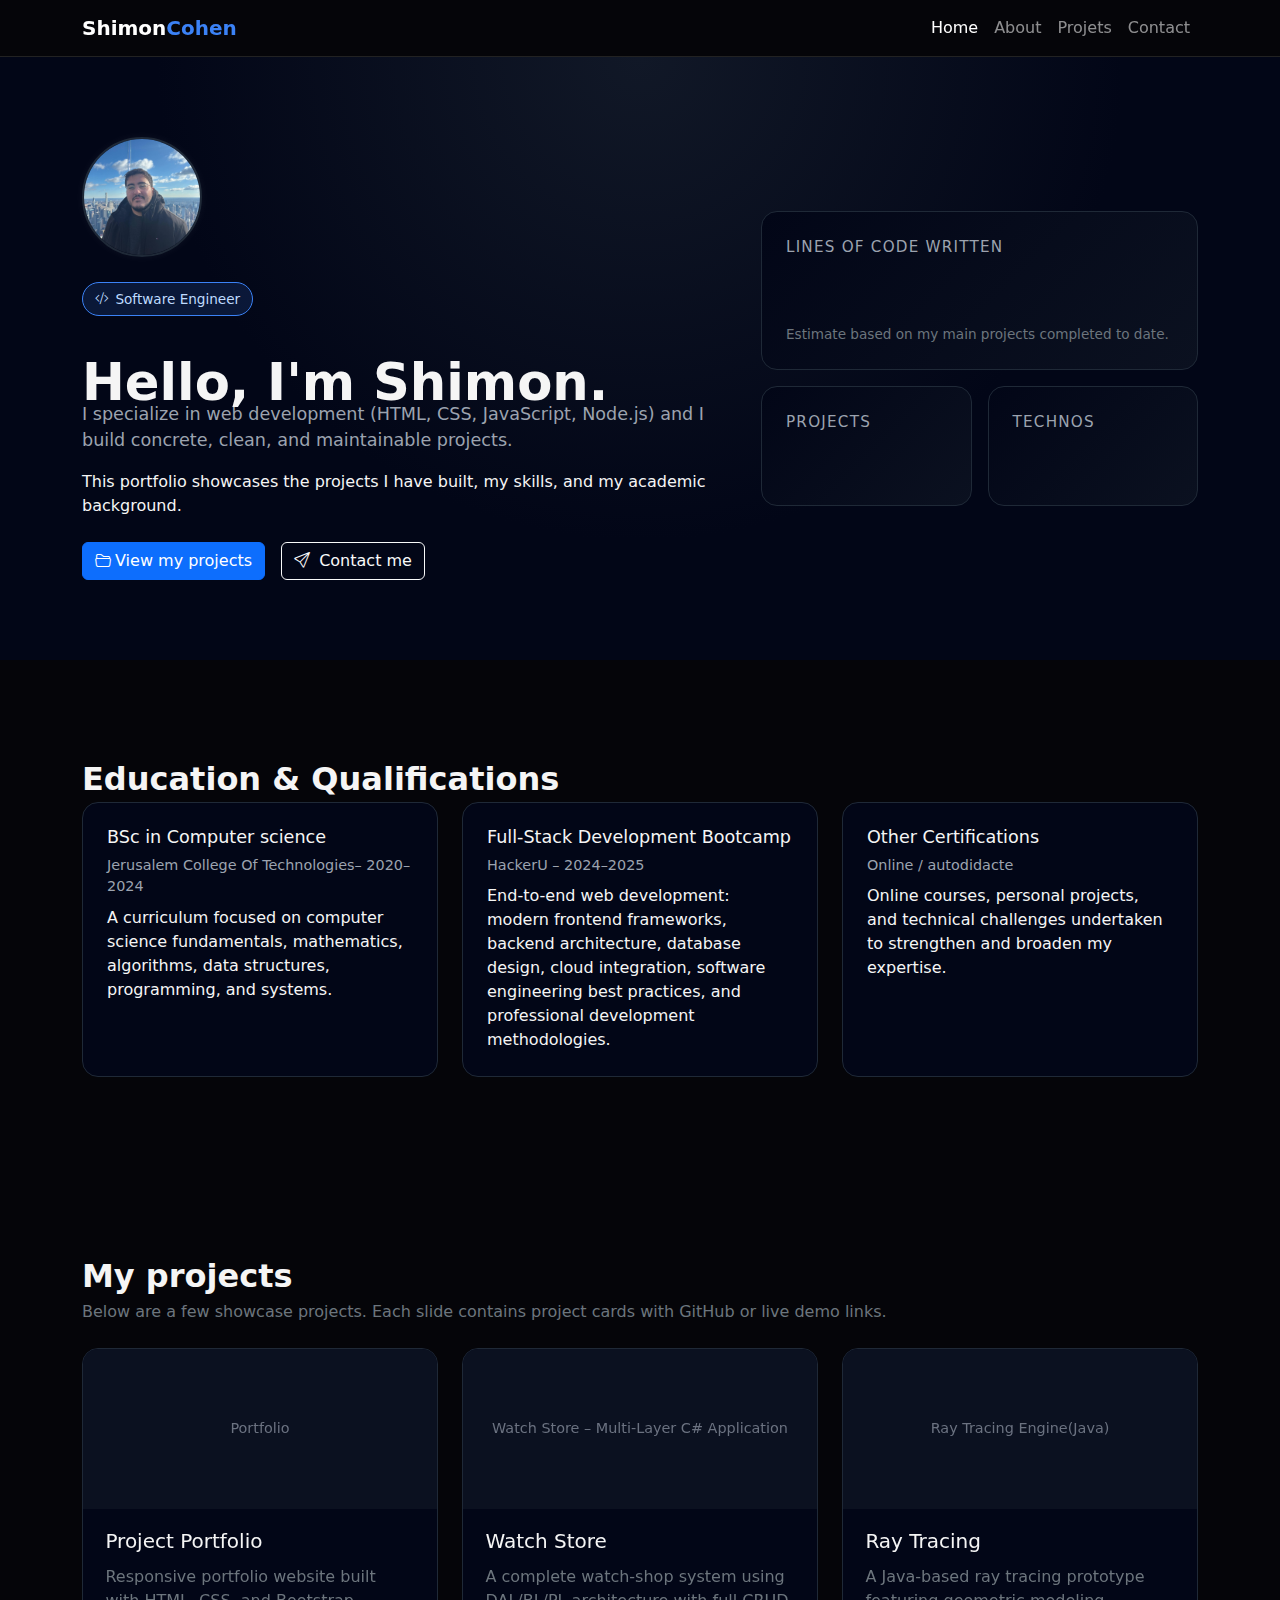
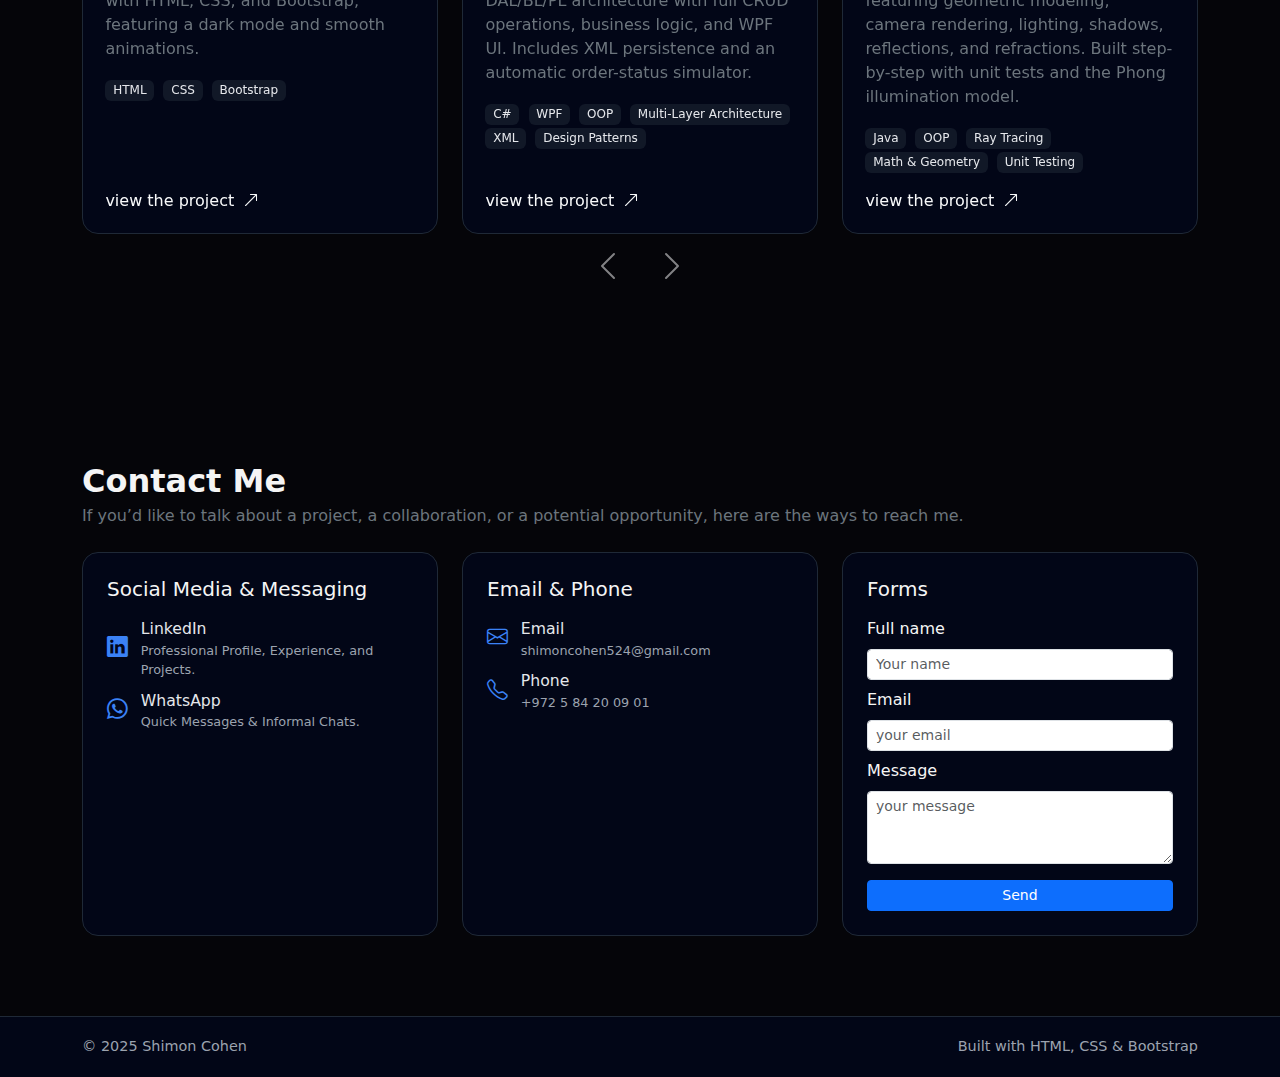
<file: index.html>
<!DOCTYPE html>

<head>
    <meta charset="UTF-8">
    <link rel="icon" type="image/png" href="./icon/logo_Portfolio.png">

    <title>Portfolio | Shimon Cohen</title>

    <meta name="viewport" content="width=device-width, initial-scale=1">

    <!-- Bootstrap CSS -->
    <link href="https://cdn.jsdelivr.net/npm/bootstrap@5.3.3/dist/css/bootstrap.min.css" rel="stylesheet">
    <link rel="stylesheet" href="./assets/css/style.css">
    <!-- Bootstrap Icons (pour les icônes LinkedIn, WhatsApp, etc.) -->
    <link rel="stylesheet" href="https://cdn.jsdelivr.net/npm/bootstrap-icons@1.11.3/font/bootstrap-icons.css">
</head>
<script>
    document.addEventListener("DOMContentLoaded", function () {
        const counter = document.getElementById("loc-counter");
        const target = +counter.getAttribute("data-target"); // valeur finale
        const speed = 200; // plus c'est bas, plus c'est rapide

        function updateCounter() {
            const current = +counter.innerText;
            const increment = Math.ceil(target / speed);

            if (current < target) {
                counter.innerText = current + increment;
                requestAnimationFrame(updateCounter);
            } else {
                counter.innerText = target;
            }
        }

        updateCounter();
    });
</script>

<body>

    <!-- Navbar -->
    <nav class="navbar navbar-expand-lg navbar-dark sticky-top">
        <div class="container">
            <a class="navbar-brand fw-semibold" href="#">
                Shimon<span>Cohen</span>
            </a>
            <button class="navbar-toggler" type="button" data-bs-toggle="collapse" data-bs-target="#mainNav">
                <span class="navbar-toggler-icon"></span>
            </button>

            <div class="collapse navbar-collapse" id="mainNav">
                <ul class="navbar-nav ms-auto mb-2 mb-lg-0">
                    <li class="nav-item"><a class="nav-link active" href="#hero">Home</a></li>
                    <li class="nav-item"><a class="nav-link" href="#About">About</a></li>
                    <li class="nav-item"><a class="nav-link" href="#projects">Projets</a></li>
                    <li class="nav-item"><a class="nav-link" href="#contact">Contact</a></li>
                </ul>
            </div>
        </div>
    </nav>

    <main>

        <!-- HERO / INTRO -->
        <section id="hero" class="hero section">
            <div class="container">
                <div class="row align-items-center g-5">
                    <!-- Texte -->
                    <div class="col-lg-7">
                        <div class="profile-pic-wrapper">
                            <img src="./images/profile.jpg" alt="Shimon Cohen" class="profile-pic">
                        </div>
                        <div class="badge-speciality">
                            <i class="bi bi-code-slash"></i>
                            Software Engineer
                        </div>


                        <h1>Hello, I'm Shimon.</h1>
                        <p class="subtitle">
                            I specialize in web development (HTML, CSS, JavaScript, Node.js) and I build concrete,
                            clean, and maintainable projects.
                        </p>

                        <p class="mb-4">
                            This portfolio showcases the projects I have built, my skills, and my academic background.
                        </p>

                        <div class="d-flex flex-wrap gap-3">
                            <a href="#projects" class="btn btn-primary">
                                <i class="bi bi-folder2-open me-1"></i>View my projects
                            </a>
                            <a href="#contact" class="btn btn-outline-light">
                                <i class="bi bi-send me-1"></i> Contact me
                            </a>
                        </div>
                    </div>

                    <!-- Stats / compteur -->
                    <div class="col-lg-5">
                        <div class="stats-box mb-3">
                            <div class="stats-label mb-1">Lines of code written</div>
                            <div id="loc-counter" class="stats-value" data-target="45213">0</div>
                            <div class="text-secondary mt-1" style="font-size: 0.85rem;">
                                Estimate based on my main projects completed to date. </div>
                        </div>

                        <div class="row g-3">
                            <div class="col-6">
                                <div class="stats-box">
                                    <div class="stats-label mb-1">Projects</div>
                                    <div class="stats-value" style="font-size: 1.8rem;">8</div>
                                </div>
                            </div>
                            <div class="col-6">
                                <div class="stats-box">
                                    <div class="stats-label mb-1">Technos</div>
                                    <div class="stats-value" style="font-size: 1.8rem;">+10</div>
                                </div>
                            </div>
                        </div>

                    </div>
                </div>
            </div>
        </section>

        <!-- QUALIFICATIONS / DIPLÔMES -->
        <section id="About" class="section">
            <div class="container">
                <h2 class="section-title">Education & Qualifications</h2>

                <div class="row g-4">
                    <div class="col-md-6 col-lg-4">
                        <article class="qualification-card">
                            <h3>BSc in Computer science</h3>
                            <div class="qualification-meta">Jerusalem College Of Technologies– 2020–2024</div>
                            <p class="mt-2 mb-0">
                                A curriculum focused on computer science fundamentals, mathematics, algorithms, data
                                structures, programming, and systems.
                            </p>
                        </article>
                    </div>

                    <div class="col-md-6 col-lg-4">
                        <article class="qualification-card">
                            <h3>Full-Stack Development Bootcamp</h3>
                            <div class="qualification-meta">HackerU – 2024–2025</div>
                            <p class="mt-2 mb-0">
                                End-to-end web development: modern frontend frameworks, backend architecture, database
                                design, cloud integration, software engineering best practices, and
                                professional development methodologies.
                            </p>
                        </article>
                    </div>

                    <div class="col-md-6 col-lg-4">
                        <article class="qualification-card">
                            <h3>Other Certifications</h3>
                            <div class="qualification-meta">Online / autodidacte</div>
                            <p class="mt-2 mb-0">
                                Online courses, personal projects, and technical challenges undertaken to strengthen and
                                broaden my expertise.
                            </p>
                        </article>
                    </div>
                </div>
            </div>
        </section>

        <!-- PROJETS -->
        <section id="projects" class="section">
            <div class="container">
                <h2 class="section-title">My projects</h2>
                <p class="text-secondary mb-4">
                    Below are a few showcase projects. Each slide contains project cards with GitHub or live demo links.
                </p>

                <!-- CAROUSEL -->
                <div id="projectsCarousel" class="carousel slide" data-bs-ride="false">

                    <div class="carousel-inner">

                        <!-- SLIDE 1 (actif) -->
                        <div class="carousel-item active">
                            <div class="row g-4">

                                <!-- Projet 1 -->
                                <div class="col-md-6 col-lg-4">
                                    <article class="project-card">
                                        <div class="project-thumb">Portfolio</div>
                                        <div class="project-body">
                                            <h3 class="h5 mb-1">Project Portfolio</h3>
                                            <p class="mb-2 text-secondary">
                                                Responsive portfolio website built with HTML, CSS, and Bootstrap,
                                                featuring a dark
                                                mode and smooth animations.
                                            </p>
                                            <div class="project-tags mb-2">
                                                <span class="badge me-1">HTML</span>
                                                <span class="badge me-1">CSS</span>
                                                <span class="badge me-1">Bootstrap</span>
                                            </div>
                                            <div class="mt-auto">
                                                <a href="#" class="link-light text-decoration-none">
                                                    view the project <i class="bi bi-arrow-up-right ms-1"></i>
                                                </a>
                                            </div>
                                        </div>
                                    </article>
                                </div>

                                <!-- Projet 2 -->
                                <div class="col-md-6 col-lg-4">
                                    <article class="project-card">
                                        <div class="project-thumb">Watch Store – Multi-Layer C# Application</div>
                                        <div class="project-body">
                                            <h3 class="h5 mb-1">Watch Store</h3>
                                            <p class="mb-2 text-secondary">
                                                A complete watch-shop system using DAL/BL/PL architecture with full CRUD
                                                operations, business logic, and WPF UI. Includes XML persistence and an
                                                automatic order-status simulator.
                                            </p>
                                            <div class="project-tags mb-2">
                                                <span class="badge me-1">C#</span>
                                                <span class="badge me-1">WPF</span>
                                                <span class="badge me-1">OOP</span>
                                                <span class="badge me-1">Multi-Layer Architecture</span>
                                                <span class="badge me-1">XML</span>
                                                <span class="badge me-1">Design Patterns</span>
                                            </div>
                                            <div class="mt-auto">
                                                <a href="#" class="link-light text-decoration-none">
                                                    view the project <i class="bi bi-arrow-up-right ms-1"></i>
                                                </a>
                                            </div>
                                        </div>
                                    </article>
                                </div>

                                <!-- Projet 3 -->
                                <div class="col-md-6 col-lg-4">
                                    <article class="project-card">
                                        <div class="project-thumb">Ray Tracing Engine(Java)</div>
                                        <div class="project-body">
                                            <h3 class="h5 mb-1">Ray Tracing</h3>
                                            <p class="mb-2 text-secondary">
                                                A Java-based ray tracing prototype featuring geometric modeling, camera
                                                rendering, lighting, shadows, reflections, and refractions. Built
                                                step-by-step with unit tests and the Phong illumination model.
                                            </p>
                                            <div class="project-tags mb-2">
                                                <span class="badge me-1">Java</span>
                                                <span class="badge me-1">OOP</span>
                                                <span class="badge me-1">Ray Tracing</span>
                                                <span class="badge me-1">Math & Geometry</span>
                                                <span class="badge me-1">Unit Testing</span>
                                            </div>
                                            <div class="mt-auto">
                                                <a href="#" class="link-light text-decoration-none">
                                                    view the project <i class="bi bi-arrow-up-right ms-1"></i>
                                                </a>
                                            </div>
                                        </div>
                                    </article>
                                </div>

                            </div>
                        </div>

                        <!-- SLIDE 2 (exemple pour d'autres projets) -->
                        <div class="carousel-item">
                            <div class="row g-4">
                                <!-- Projetc 4 -->
                                <div class="col-md-6 col-lg-4">
                                    <article class="project-card">
                                        <div class="project-thumb">Database Management System (Basketball League)</div>
                                        <div class="project-body">
                                            <h3 class="h5 mb-1">Basketball League Database System</h3>
                                            <p class="mb-2 text-secondary">
                                                A full SQL database system built for managing a basketball league,
                                                including players, positions, injuries, drafts, views, procedures, and
                                                functions. Features advanced queries, performance optimization with
                                                indexes, and visual analytics.
                                            </p>
                                            <div class="project-tags mb-2">
                                                <span class="badge me-1">SQL</span>
                                                <span class="badge me-1">PL/SQL</span>
                                                <span class="badge me-1">Data Modeling</span>
                                                <span class="badge me-1">ERD & DSD</span>
                                                <span class="badge me-1">Indexes</span>
                                                <span class="badge me-1">Views</span>
                                                <span class="badge me-1">Stored Procedures</span>
                                                <span class="badge me-1">Functions</span>
                                            </div>
                                            <div class="mt-auto">
                                                <a href="#" class="link-light text-decoration-none">
                                                    view the project <i class="bi bi-arrow-up-right ms-1"></i>
                                                </a>
                                            </div>
                                        </div>
                                    </article>
                                </div>
                                <!-- Projetct 5 -->
                                <div class="col-md-6 col-lg-4">
                                    <article class="project-card">
                                        <div class="project-thumb">Weapon Management System (Server + Graphics)</div>
                                        <div class="project-body">
                                            <h3 class="h5 mb-1">Weapon Management System – C# Server & Python Client
                                            </h3>
                                            <p class="mb-2 text-secondary">
                                                A full weapon-management system featuring a C# ASP.NET 6 REST API, an
                                                image-recognition module using Imagga, and ChatGPT/OpenAI integration.
                                                Includes a Python MVP graphical client that communicates with the server
                                                over REST.
                                            </p>
                                            <div class="project-tags mb-2">
                                                <span class="badge me-1">C#</span>
                                                <span class="badge me-1">ASP.NET 6</span>
                                                <span class="badge me-1">REST API</span>
                                                <span class="badge me-1">SQL</span>
                                                <span class="badge me-1">Python</span>
                                                <span class="badge me-1">MVP Architecture</span>
                                                <span class="badge me-1">Imagga API</span>
                                                <span class="badge me-1">OpenAI API</span>
                                            </div>
                                            <div class="mt-auto">
                                                <a href="#" class="link-light text-decoration-none">
                                                    view the project <i class="bi bi-arrow-up-right ms-1"></i>
                                                </a>
                                            </div>
                                        </div>
                                    </article>
                                </div>
                                <!-- project 6 -->
                                <div class="col-md-6 col-lg-4">
                                    <article class="project-card">
                                        <div class="project-thumb">Nand2Tetris Compiler (Pascal)</div>
                                        <div class="project-body">
                                            <h3 class="h5 mb-1">Jack-to-VM Compiler</h3>
                                            <p class="mb-2 text-secondary">
                                                Complete compiler written in Pascal for the Nand2Tetris project, including the tokenizer, parser, symbol table, and VM writer. Demonstrates deep understanding of compiler internals, grammar processing, and VM code generation.
                                            </p>
                                            <div class="project-tags mb-2">
                                                <span class="badge me-1">Pascal</span>
                                                <span class="badge me-1">Compiler Design</span>
                                                <span class="badge me-1">VM</span>
                                                <span class="badge me-1">Algorithms</span>
                                            </div>
                                            <div class="mt-auto">
                                                <a href="#" class="link-light text-decoration-none">
                                                    view the project <i class="bi bi-arrow-up-right ms-1"></i>
                                                </a>
                                            </div>
                                        </div>
                                    </article>
                                </div>


                            </div>
                        </div>

                    </div>

                    <!-- CONTRÔLES (flèches) -->
                    <button class="carousel-control-prev" type="button" data-bs-target="#projectsCarousel"
                        data-bs-slide="prev">
                        <span class="carousel-control-prev-icon" aria-hidden="true"></span>
                        <span class="visually-hidden">Previous</span>
                    </button>

                    <button class="carousel-control-next" type="button" data-bs-target="#projectsCarousel"
                        data-bs-slide="next">
                        <span class="carousel-control-next-icon" aria-hidden="true"></span>
                        <span class="visually-hidden">Next</span>
                    </button>

                </div>
            </div>
        </section>

        <!-- CONTACT -->
        <section id="contact" class="section">
            <div class="container">
                <h2 class="section-title">Contact Me</h2>
                <p class="text-secondary mb-4">
                    If you’d like to talk about a project, a collaboration, or a potential opportunity, here are the
                    ways to reach me.
                </p>

                <div class="row g-4">
                    <div class="col-md-6 col-lg-4">
                        <div class="contact-card">
                            <h3 class="h5 mb-3">Social Media & Messaging</h3>

                            <a href="https://www.linkedin.com/in/simon-cohen-20193a289/" target="_blank"
                                class="contact-link">
                                <i class="bi bi-linkedin"></i>
                                <span>
                                    LinkedIn
                                    <small>Professional Profile, Experience, and Projects.</small>
                                </span>
                            </a>

                            <a href="https://wa.me/+972584200901" target="_blank" class="contact-link">
                                <i class="bi bi-whatsapp"></i>
                                <span>
                                    WhatsApp
                                    <small>Quick Messages & Informal Chats.</small>
                                </span>
                            </a>
                        </div>
                    </div>

                    <div class="col-md-6 col-lg-4">
                        <div class="contact-card">
                            <h3 class="h5 mb-3">Email & Phone</h3>

                            <a href="mailto:shimoncohen524@gmail.com" class="contact-link">
                                <i class="bi bi-envelope"></i>
                                <span>
                                    Email
                                    <small>shimoncohen524@gmail.com</small>
                                </span>
                            </a>

                            <a href="tel:+972584200901" class="contact-link">
                                <i class="bi bi-telephone"></i>
                                <span>
                                    Phone
                                    <small>+972 5 84 20 09 01</small>
                                </span>
                            </a>
                        </div>
                    </div>

                    <div class="col-md-12 col-lg-4">
                        <div class="contact-card">
                            <h3 class="h5 mb-3">Forms</h3>
                            <form>
                                <div class="mb-2">
                                    <label class="form-label">Full name</label>
                                    <input type="text" class="form-control form-control-sm" placeholder="Your name">
                                </div>
                                <div class="mb-2">
                                    <label class="form-label">Email</label>
                                    <input type="email" class="form-control form-control-sm" placeholder="your email">
                                </div>
                                <div class="mb-3">
                                    <label class="form-label">Message</label>
                                    <textarea class="form-control form-control-sm" rows="3"
                                        placeholder="your message"></textarea>
                                </div>
                                <button type="submit" class="btn btn-primary btn-sm w-100">
                                    Send
                                </button>
                            </form>
                        </div>
                    </div>

                </div>
            </div>
        </section>

    </main>

    <!-- Footer -->
    <footer class="site-footer">
        <div class="container d-flex flex-wrap justify-content-between align-items-center gap-2">
            <span>© 2025 Shimon Cohen</span>
            <span>Built with HTML, CSS & Bootstrap</span>
        </div>
    </footer>

    <script src="https://cdn.jsdelivr.net/npm/bootstrap@5.3.3/dist/js/bootstrap.bundle.min.js"></script>


</body>

</html>
</file>
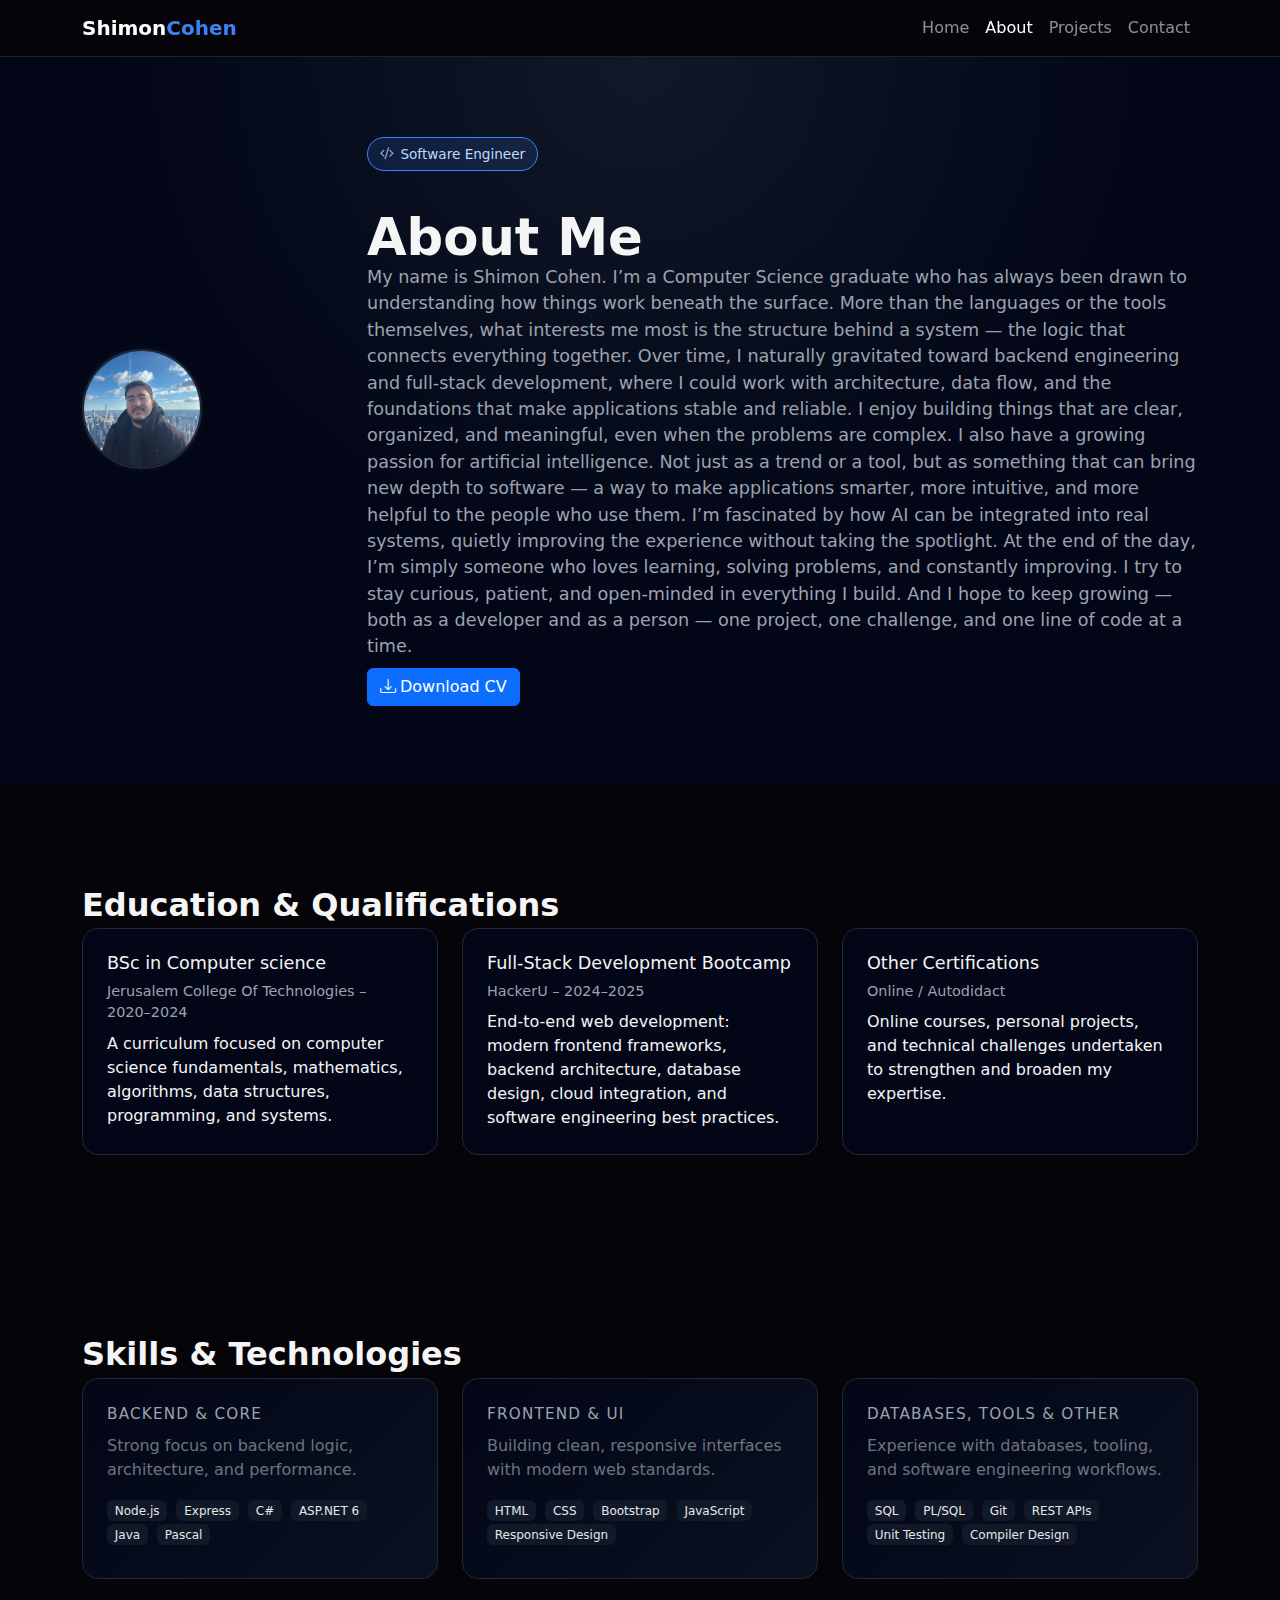
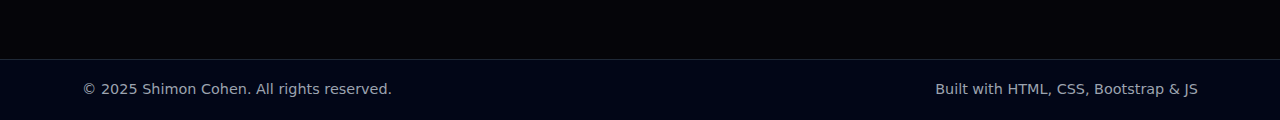
<file: about.html>
<!DOCTYPE html>
<html lang="en">

<head>
    <meta charset="UTF-8">
    <link rel="icon" type="image/png" href="./icon/logo_Portfolio.png">
    <title>About | Shimon Cohen</title>
    <meta name="viewport" content="width=device-width, initial-scale=1">

    <!-- SEO: description (très important) -->
    <meta name="description"
        content="Shimon Cohen — Full Stack Developer. Portfolio with projects, experience, and technologies: JavaScript, React, Node.js, MongoDB, Docker." />

    <!-- SEO: keywords (moins utile aujourd'hui, mais tu peux le mettre) -->
    <meta name="keywords"
        content="Shimon Cohen, Full Stack Developer, JavaScript, React, Node.js, MongoDB, Docker, Portfolio, Web Developer" />

    <!-- SEO: author -->
    <meta name="author" content="Shimon Cohen" />

    
    <!-- Bootstrap CSS -->
    <link href="https://cdn.jsdelivr.net/npm/bootstrap@5.3.3/dist/css/bootstrap.min.css" rel="stylesheet">
    <link rel="stylesheet" href="./assets/css/style.css">
    <!-- Bootstrap Icons -->
    <link rel="stylesheet" href="https://cdn.jsdelivr.net/npm/bootstrap-icons@1.11.3/font/bootstrap-icons.css">
</head>

<body>

    <!-- Navbar -->
    <nav class="navbar navbar-expand-lg navbar-dark sticky-top">
        <div class="container">
            <a class="navbar-brand fw-semibold" href="index.html">
                Shimon<span>Cohen</span>
            </a>
            <button class="navbar-toggler" type="button" data-bs-toggle="collapse" data-bs-target="#mainNav">
                <span class="navbar-toggler-icon"></span>
            </button>

            <div class="collapse navbar-collapse" id="mainNav">
                <ul class="navbar-nav ms-auto mb-2 mb-lg-0">
                    <li class="nav-item"><a class="nav-link" href="index.html">Home</a></li>
                    <li class="nav-item"><a class="nav-link active" href="#Hero">About</a></li>
                    <li class="nav-item"><a class="nav-link" href="projects.html">Projects</a></li>
                    <li class="nav-item"><a class="nav-link" href="contact.html">Contact</a></li>
                </ul>
            </div>
        </div>
    </nav>

    <main>

        <!-- Petit Hero de page -->
        <section class="section hero" id="Hero">
            <div class="container">
                <div class="row align-items-center g-4">
                    <div class="col-md-3 text-md-start text-center">
                        <div class="profile-pic-wrapper mx-md-0 mx-auto">
                            <img src="./images/profile.jpg" alt="Shimon Cohen" class="profile-pic">
                        </div>
                    </div>
                    <div class="col-md-9">
                        <div class="badge-speciality mb-3">
                            <i class="bi bi-code-slash"></i>
                            Software Engineer
                        </div>
                        <h1 class="mb-3">About Me</h1>
                        <p class="subtitle mb-2">
                            My name is Shimon Cohen. I’m a Computer Science graduate who has always been drawn to
                            understanding how things work beneath the surface. More than the languages or the tools
                            themselves, what interests me most is the structure behind a system — the logic that
                            connects everything together.

                            Over time, I naturally gravitated toward backend engineering and full-stack development,
                            where I could work with architecture, data flow, and the foundations that make applications
                            stable and reliable. I enjoy building things that are clear, organized, and meaningful, even
                            when the problems are complex.

                            I also have a growing passion for artificial intelligence. Not just as a trend or a tool,
                            but as something that can bring new depth to software — a way to make applications smarter,
                            more intuitive, and more helpful to the people who use them. I’m fascinated by how AI can be
                            integrated into real systems, quietly improving the experience without taking the spotlight.

                            At the end of the day, I’m simply someone who loves learning, solving problems, and
                            constantly improving. I try to stay curious, patient, and open-minded in everything I build.
                            And I hope to keep growing — both as a developer and as a person — one project, one
                            challenge, and one line of code at a time.
                        </p>
                        <div class="d-flex flex-wrap gap-3">
                            <a href="./assets/cv/dernier_CV.pdf" target="_blank" class="btn btn-primary">
                                <i class="bi bi-download me-1"></i>Download CV
                            </a>
                        </div>
                    </div>
                </div>
            </div>
        </section>

        <!-- Education & Qualifications (réutilisé) -->
        <section class="section">
            <div class="container">
                <h2 class="section-title">Education & Qualifications</h2>

                <div class="row g-4">
                    <div class="col-md-6 col-lg-4">
                        <article class="qualification-card">
                            <h3>BSc in Computer science</h3>
                            <div class="qualification-meta">Jerusalem College Of Technologies – 2020–2024</div>
                            <p class="mt-2 mb-0">
                                A curriculum focused on computer science fundamentals, mathematics, algorithms, data
                                structures, programming, and systems.
                            </p>
                        </article>
                    </div>

                    <div class="col-md-6 col-lg-4">
                        <article class="qualification-card">
                            <h3>Full-Stack Development Bootcamp</h3>
                            <div class="qualification-meta">HackerU – 2024–2025</div>
                            <p class="mt-2 mb-0">
                                End-to-end web development: modern frontend frameworks, backend architecture, database
                                design, cloud integration, and software engineering best practices.
                            </p>
                        </article>
                    </div>

                    <div class="col-md-6 col-lg-4">
                        <article class="qualification-card">
                            <h3>Other Certifications</h3>
                            <div class="qualification-meta">Online / Autodidact</div>
                            <p class="mt-2 mb-0">
                                Online courses, personal projects, and technical challenges undertaken to strengthen and
                                broaden my expertise.
                            </p>
                        </article>
                    </div>
                </div>
            </div>
        </section>

        <!-- Skills (réutilisation des stats + badge) -->
        <section class="section">
            <div class="container">
                <h2 class="section-title">Skills & Technologies</h2>

                <div class="row g-4">
                    <!-- Bloc Backend -->
                    <div class="col-md-6 col-lg-4">
                        <div class="stats-box h-100">
                            <div class="stats-label mb-2">Backend & Core</div>
                            <p class="mb-3 text-secondary">
                                Strong focus on backend logic, architecture, and performance.
                            </p>
                            <div class="project-tags mb-2">
                                <span class="badge me-1">Node.js</span>
                                <span class="badge me-1">Express</span>
                                <span class="badge me-1">C#</span>
                                <span class="badge me-1">ASP.NET 6</span>
                                <span class="badge me-1">Java</span>
                                <span class="badge me-1">Pascal</span>
                            </div>
                        </div>
                    </div>

                    <!-- Bloc Frontend -->
                    <div class="col-md-6 col-lg-4">
                        <div class="stats-box h-100">
                            <div class="stats-label mb-2">Frontend & UI</div>
                            <p class="mb-3 text-secondary">
                                Building clean, responsive interfaces with modern web standards.
                            </p>
                            <div class="project-tags mb-2">
                                <span class="badge me-1">HTML</span>
                                <span class="badge me-1">CSS</span>
                                <span class="badge me-1">Bootstrap</span>
                                <span class="badge me-1">JavaScript</span>
                                <span class="badge me-1">Responsive Design</span>
                            </div>
                        </div>
                    </div>

                    <!-- Bloc Outils & Autres -->
                    <div class="col-md-12 col-lg-4">
                        <div class="stats-box h-100">
                            <div class="stats-label mb-2">Databases, Tools & Other</div>
                            <p class="mb-3 text-secondary">
                                Experience with databases, tooling, and software engineering workflows.
                            </p>
                            <div class="project-tags mb-2">
                                <span class="badge me-1">SQL</span>
                                <span class="badge me-1">PL/SQL</span>
                                <span class="badge me-1">Git</span>
                                <span class="badge me-1">REST APIs</span>
                                <span class="badge me-1">Unit Testing</span>
                                <span class="badge me-1">Compiler Design</span>
                            </div>
                        </div>
                    </div>
                </div>

            </div>
        </section>

    </main>

    <!-- Footer -->
    <footer class="site-footer">
        <div class="container d-flex flex-wrap justify-content-between align-items-center gap-2">
            <span>© 2025 Shimon Cohen. All rights reserved.</span>
            <span>Built with HTML, CSS, Bootstrap & JS</span>
        </div>
    </footer>

    <script src="https://cdn.jsdelivr.net/npm/bootstrap@5.3.3/dist/js/bootstrap.bundle.min.js"></script>
</body>

</html>
</file>
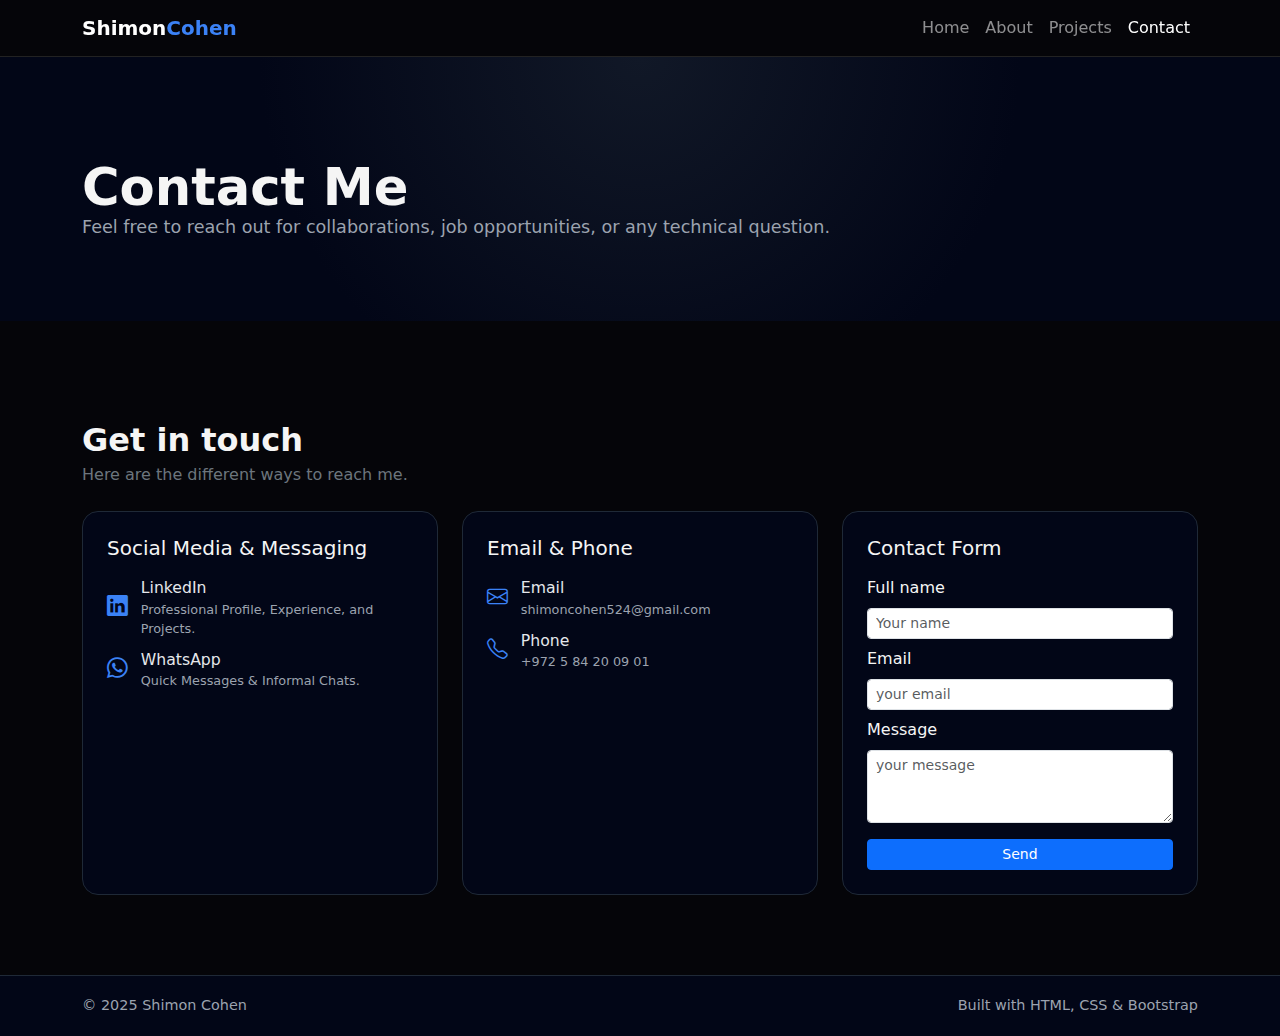
<file: contact.html>
<!DOCTYPE html>
<html lang="en">
<head>
    <meta charset="UTF-8">
    <link rel="icon" type="image/png" href="./icon/logo_Portfolio.png">
    <title>Contact | Shimon Cohen</title>
    <meta name="viewport" content="width=device-width, initial-scale=1">

    <!-- Bootstrap CSS -->
    <link href="https://cdn.jsdelivr.net/npm/bootstrap@5.3.3/dist/css/bootstrap.min.css" rel="stylesheet">
    <link rel="stylesheet" href="./assets/css/style.css">
    <!-- Bootstrap Icons -->
    <link rel="stylesheet" href="https://cdn.jsdelivr.net/npm/bootstrap-icons@1.11.3/font/bootstrap-icons.css">
</head>


<body>

    <!-- Navbar -->
    <nav class="navbar navbar-expand-lg navbar-dark sticky-top">
        <div class="container">
            <a class="navbar-brand fw-semibold" href="index.html">
                Shimon<span>Cohen</span>
            </a>
            <button class="navbar-toggler" type="button" data-bs-toggle="collapse" data-bs-target="#mainNav">
                <span class="navbar-toggler-icon"></span>
            </button>

            <div class="collapse navbar-collapse" id="mainNav">
                <ul class="navbar-nav ms-auto mb-2 mb-lg-0">
                    <li class="nav-item"><a class="nav-link" href="index.html#hero">Home</a></li>
                    <li class="nav-item"><a class="nav-link" href="about.html">About</a></li>
                    <li class="nav-item"><a class="nav-link" href="projects.html">Projects</a></li>
                    <li class="nav-item"><a class="nav-link active" href="#hero">Contact</a></li>
                </ul>
            </div>
        </div>
    </nav>

    <main>

        <!-- Header de page -->
        <section class="section hero" id="hero">
            <div class="container">
                <h1 class="mb-3">Contact Me</h1>
                <p class="subtitle mb-0">
                    Feel free to reach out for collaborations, job opportunities, or any technical question.
                </p>
            </div>
        </section>

        <!-- Section Contact (copiée de index) -->
        <section class="section" id="contact">
            <div class="container">
                <h2 class="section-title">Get in touch</h2>
                <p class="text-secondary mb-4">
                    Here are the different ways to reach me.
                </p>

                <div class="row g-4">
                    <div class="col-md-6 col-lg-4">
                        <div class="contact-card">
                            <h3 class="h5 mb-3">Social Media & Messaging</h3>

                            <a href="https://www.linkedin.com/in/simon-cohen-20193a289/" target="_blank"
                                class="contact-link">
                                <i class="bi bi-linkedin"></i>
                                <span>
                                    LinkedIn
                                    <small>Professional Profile, Experience, and Projects.</small>
                                </span>
                            </a>

                            <a href="https://wa.me/+972584200901" target="_blank" class="contact-link">
                                <i class="bi bi-whatsapp"></i>
                                <span>
                                    WhatsApp
                                    <small>Quick Messages & Informal Chats.</small>
                                </span>
                            </a>
                        </div>
                    </div>

                    <div class="col-md-6 col-lg-4">
                        <div class="contact-card">
                            <h3 class="h5 mb-3">Email & Phone</h3>

                            <a href="mailto:shimoncohen524@gmail.com" class="contact-link">
                                <i class="bi bi-envelope"></i>
                                <span>
                                    Email
                                    <small>shimoncohen524@gmail.com</small>
                                </span>
                            </a>

                            <a href="tel:+972584200901" class="contact-link">
                                <i class="bi bi-telephone"></i>
                                <span>
                                    Phone
                                    <small>+972 5 84 20 09 01</small>
                                </span>
                            </a>
                        </div>
                    </div>

                    <div class="col-md-12 col-lg-4">
                        <div class="contact-card">
                            <h3 class="h5 mb-3">Contact Form</h3>
                            <form>
                                <div class="mb-2">
                                    <label class="form-label">Full name</label>
                                    <input type="text" class="form-control form-control-sm" placeholder="Your name">
                                </div>
                                <div class="mb-2">
                                    <label class="form-label">Email</label>
                                    <input type="email" class="form-control form-control-sm" placeholder="your email">
                                </div>
                                <div class="mb-3">
                                    <label class="form-label">Message</label>
                                    <textarea class="form-control form-control-sm" rows="3"
                                        placeholder="your message"></textarea>
                                </div>
                                <button type="submit" class="btn btn-primary btn-sm w-100">
                                    Send
                                </button>
                            </form>
                        </div>
                    </div>

                </div>
            </div>
        </section>

    </main>

    <!-- Footer -->
    <footer class="site-footer">
        <div class="container d-flex flex-wrap justify-content-between align-items-center gap-2">
            <span>© 2025 Shimon Cohen</span>
            <span>Built with HTML, CSS & Bootstrap</span>
        </div>
    </footer>

    <script src="https://cdn.jsdelivr.net/npm/bootstrap@5.3.3/dist/js/bootstrap.bundle.min.js"></script>
</body>
</html>
</file>
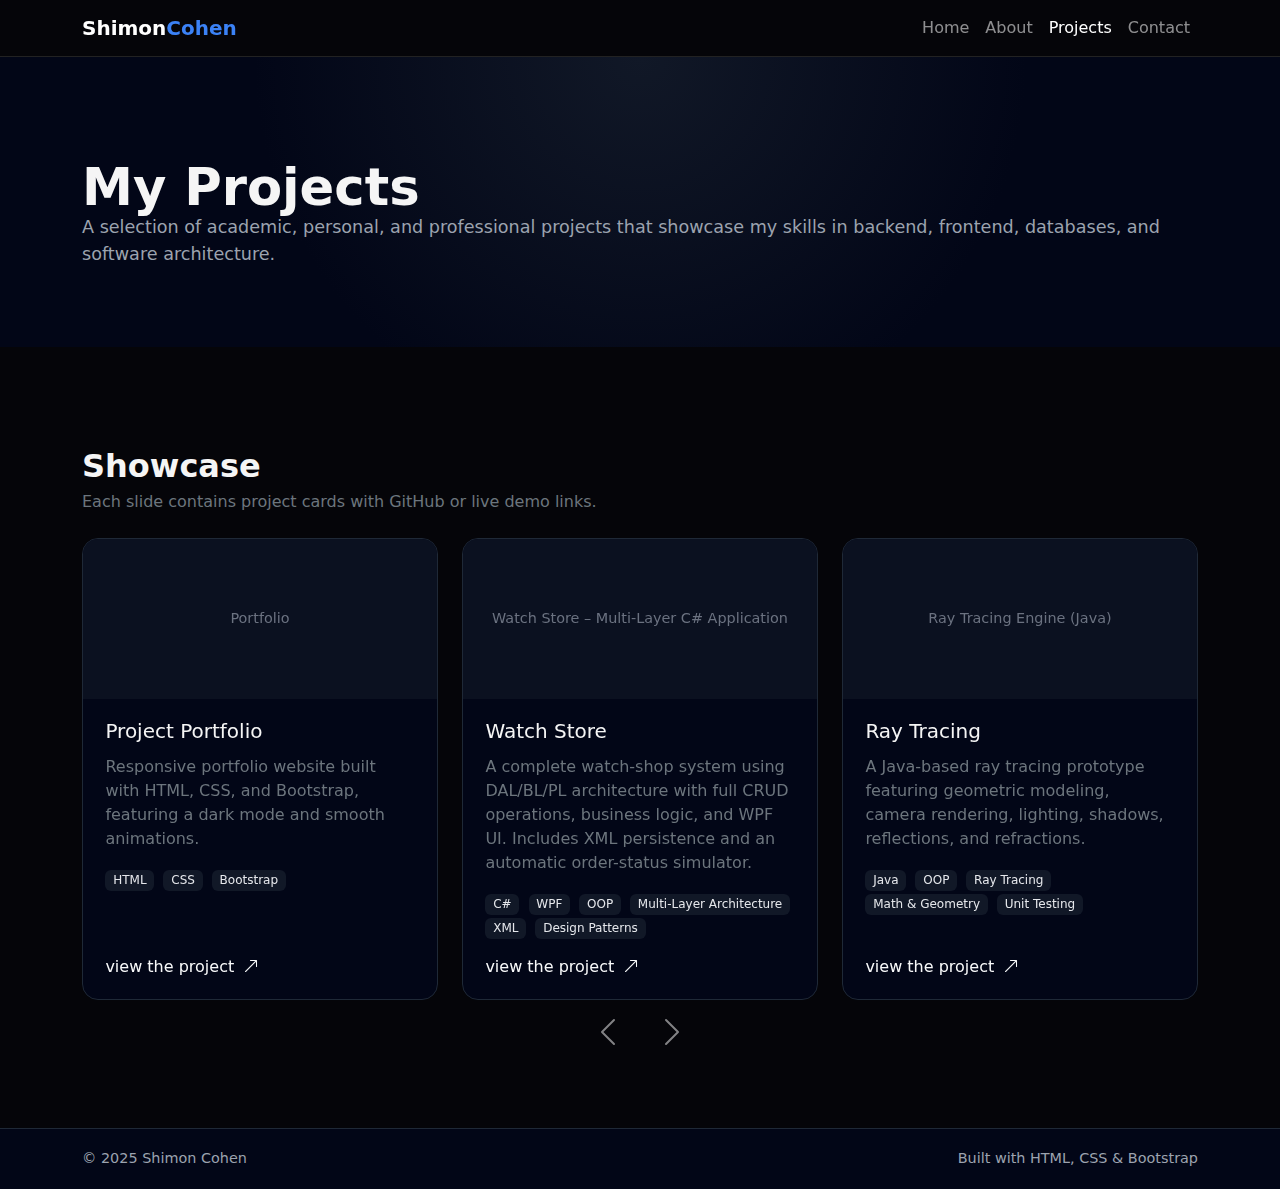
<file: projects.html>
<!DOCTYPE html>
<html lang="en">
<head>
    <meta charset="UTF-8">
    <link rel="icon" type="image/png" href="./icon/logo_Portfolio.png">
    <title>Projects | Shimon Cohen</title>
    <meta name="viewport" content="width=device-width, initial-scale=1">

    <!-- Bootstrap CSS -->
    <link href="https://cdn.jsdelivr.net/npm/bootstrap@5.3.3/dist/css/bootstrap.min.css" rel="stylesheet">
    <link rel="stylesheet" href="./assets/css/style.css">
    <!-- Bootstrap Icons -->
    <link rel="stylesheet" href="https://cdn.jsdelivr.net/npm/bootstrap-icons@1.11.3/font/bootstrap-icons.css">
</head>

<body>

    <!-- Navbar -->
    <nav class="navbar navbar-expand-lg navbar-dark sticky-top">
        <div class="container">
            <a class="navbar-brand fw-semibold" href="index.html">
                Shimon<span>Cohen</span>
            </a>
            <button class="navbar-toggler" type="button" data-bs-toggle="collapse" data-bs-target="#mainNav">
                <span class="navbar-toggler-icon"></span>
            </button>

            <div class="collapse navbar-collapse" id="mainNav">
                <ul class="navbar-nav ms-auto mb-2 mb-lg-0">
                    <li class="nav-item"><a class="nav-link" href="index.html#hero">Home</a></li>
                    <li class="nav-item"><a class="nav-link" href="about.html">About</a></li>
                    <li class="nav-item"><a class="nav-link active" href="projects.html">Projects</a></li>
                    <li class="nav-item"><a class="nav-link" href="contact.html">Contact</a></li>
                </ul>
            </div>
        </div>
    </nav>

    <main>

        <!-- Header de page -->
        <section class="section hero">
            <div class="container">
                <h1 class="mb-3">My Projects</h1>
                <p class="subtitle mb-0">
                    A selection of academic, personal, and professional projects that showcase my skills in
                    backend, frontend, databases, and software architecture.
                </p>
            </div>
        </section>

        <!-- Carousel de projets (copié de ton index) -->
        <section class="section">
            <div class="container">
                <h2 class="section-title">Showcase</h2>
                <p class="text-secondary mb-4">
                    Each slide contains project cards with GitHub or live demo links.
                </p>

                <div id="projectsCarousel" class="carousel slide" data-bs-ride="false">
                    <div class="carousel-inner">

                        <!-- SLIDE 1 -->
                        <div class="carousel-item active">
                            <div class="row g-4">

                                <!-- Projet 1 -->
                                <div class="col-md-6 col-lg-4">
                                    <article class="project-card">
                                        <div class="project-thumb">Portfolio</div>
                                        <div class="project-body">
                                            <h3 class="h5 mb-1">Project Portfolio</h3>
                                            <p class="mb-2 text-secondary">
                                                Responsive portfolio website built with HTML, CSS, and Bootstrap,
                                                featuring a dark mode and smooth animations.
                                            </p>
                                            <div class="project-tags mb-2">
                                                <span class="badge me-1">HTML</span>
                                                <span class="badge me-1">CSS</span>
                                                <span class="badge me-1">Bootstrap</span>
                                            </div>
                                            <div class="mt-auto">
                                                <a href="#" class="link-light text-decoration-none">
                                                    view the project <i class="bi bi-arrow-up-right ms-1"></i>
                                                </a>
                                            </div>
                                        </div>
                                    </article>
                                </div>

                                <!-- Projet 2 -->
                                <div class="col-md-6 col-lg-4">
                                    <article class="project-card">
                                        <div class="project-thumb">Watch Store – Multi-Layer C# Application</div>
                                        <div class="project-body">
                                            <h3 class="h5 mb-1">Watch Store</h3>
                                            <p class="mb-2 text-secondary">
                                                A complete watch-shop system using DAL/BL/PL architecture with full CRUD
                                                operations, business logic, and WPF UI. Includes XML persistence and an
                                                automatic order-status simulator.
                                            </p>
                                            <div class="project-tags mb-2">
                                                <span class="badge me-1">C#</span>
                                                <span class="badge me-1">WPF</span>
                                                <span class="badge me-1">OOP</span>
                                                <span class="badge me-1">Multi-Layer Architecture</span>
                                                <span class="badge me-1">XML</span>
                                                <span class="badge me-1">Design Patterns</span>
                                            </div>
                                            <div class="mt-auto">
                                                <a href="#" class="link-light text-decoration-none">
                                                    view the project <i class="bi bi-arrow-up-right ms-1"></i>
                                                </a>
                                            </div>
                                        </div>
                                    </article>
                                </div>

                                <!-- Projet 3 -->
                                <div class="col-md-6 col-lg-4">
                                    <article class="project-card">
                                        <div class="project-thumb">Ray Tracing Engine (Java)</div>
                                        <div class="project-body">
                                            <h3 class="h5 mb-1">Ray Tracing</h3>
                                            <p class="mb-2 text-secondary">
                                                A Java-based ray tracing prototype featuring geometric modeling, camera
                                                rendering, lighting, shadows, reflections, and refractions.
                                            </p>
                                            <div class="project-tags mb-2">
                                                <span class="badge me-1">Java</span>
                                                <span class="badge me-1">OOP</span>
                                                <span class="badge me-1">Ray Tracing</span>
                                                <span class="badge me-1">Math & Geometry</span>
                                                <span class="badge me-1">Unit Testing</span>
                                            </div>
                                            <div class="mt-auto">
                                                <a href="#" class="link-light text-decoration-none">
                                                    view the project <i class="bi bi-arrow-up-right ms-1"></i>
                                                </a>
                                            </div>
                                        </div>
                                    </article>
                                </div>

                            </div>
                        </div>

                        <!-- SLIDE 2 -->
                        <div class="carousel-item">
                            <div class="row g-4">

                                <!-- Projet 4 -->
                                <div class="col-md-6 col-lg-4">
                                    <article class="project-card">
                                        <div class="project-thumb">Database Management System (Basketball League)</div>
                                        <div class="project-body">
                                            <h3 class="h5 mb-1">Basketball League Database System</h3>
                                            <p class="mb-2 text-secondary">
                                                A full SQL database system built for managing a basketball league,
                                                including players, injuries, drafts, views, procedures, and analytics.
                                            </p>
                                            <div class="project-tags mb-2">
                                                <span class="badge me-1">SQL</span>
                                                <span class="badge me-1">PL/SQL</span>
                                                <span class="badge me-1">Data Modeling</span>
                                                <span class="badge me-1">ERD & DSD</span>
                                                <span class="badge me-1">Indexes</span>
                                                <span class="badge me-1">Views</span>
                                            </div>
                                            <div class="mt-auto">
                                                <a href="#" class="link-light text-decoration-none">
                                                    view the project <i class="bi bi-arrow-up-right ms-1"></i>
                                                </a>
                                            </div>
                                        </div>
                                    </article>
                                </div>

                                <!-- Projet 5 -->
                                <div class="col-md-6 col-lg-4">
                                    <article class="project-card">
                                        <div class="project-thumb">Weapon Management System (Server + Graphics)</div>
                                        <div class="project-body">
                                            <h3 class="h5 mb-1">Weapon Management System – C# Server & Python Client</h3>
                                            <p class="mb-2 text-secondary">
                                                C# ASP.NET 6 REST API with image recognition (Imagga) and ChatGPT/OpenAI
                                                integration, plus a Python MVP graphical client.
                                            </p>
                                            <div class="project-tags mb-2">
                                                <span class="badge me-1">C#</span>
                                                <span class="badge me-1">ASP.NET 6</span>
                                                <span class="badge me-1">REST API</span>
                                                <span class="badge me-1">Python</span>
                                                <span class="badge me-1">MVP Architecture</span>
                                                <span class="badge me-1">OpenAI API</span>
                                            </div>
                                            <div class="mt-auto">
                                                <a href="#" class="link-light text-decoration-none">
                                                    view the project <i class="bi bi-arrow-up-right ms-1"></i>
                                                </a>
                                            </div>
                                        </div>
                                    </article>
                                </div>

                                <!-- Projet 6 -->
                                <div class="col-md-6 col-lg-4">
                                    <article class="project-card">
                                        <div class="project-thumb">Nand2Tetris Compiler (Pascal)</div>
                                        <div class="project-body">
                                            <h3 class="h5 mb-1">Jack-to-VM Compiler</h3>
                                            <p class="mb-2 text-secondary">
                                                Complete compiler in Pascal for the Nand2Tetris project: tokenizer,
                                                parser, symbol table, and VM writer.
                                            </p>
                                            <div class="project-tags mb-2">
                                                <span class="badge me-1">Pascal</span>
                                                <span class="badge me-1">Compiler Design</span>
                                                <span class="badge me-1">VM</span>
                                                <span class="badge me-1">Algorithms</span>
                                            </div>
                                            <div class="mt-auto">
                                                <a href="#" class="link-light text-decoration-none">
                                                    view the project <i class="bi bi-arrow-up-right ms-1"></i>
                                                </a>
                                            </div>
                                        </div>
                                    </article>
                                </div>

                            </div>
                        </div>

                    </div>

                    <!-- Flèches -->
                    <button class="carousel-control-prev" type="button" data-bs-target="#projectsCarousel"
                        data-bs-slide="prev">
                        <span class="carousel-control-prev-icon" aria-hidden="true"></span>
                        <span class="visually-hidden">Previous</span>
                    </button>

                    <button class="carousel-control-next" type="button" data-bs-target="#projectsCarousel"
                        data-bs-slide="next">
                        <span class="carousel-control-next-icon" aria-hidden="true"></span>
                        <span class="visually-hidden">Next</span>
                    </button>

                </div>
            </div>
        </section>

    </main>

    <!-- Footer -->
    <footer class="site-footer">
        <div class="container d-flex flex-wrap justify-content-between align-items-center gap-2">
            <span>© 2025 Shimon Cohen</span>
            <span>Built with HTML, CSS & Bootstrap</span>
        </div>
    </footer>

    <script src="https://cdn.jsdelivr.net/npm/bootstrap@5.3.3/dist/js/bootstrap.bundle.min.js"></script>
</body>
</html>
</file>
<file: assets/css/style.css>
/* ====== Thème dark personnalisé ====== */
    body {
      background-color: #050509;
      color: #f5f5f5;
      font-family: system-ui, -apple-system, BlinkMacSystemFont, "Segoe UI", sans-serif;
    }

    .navbar {
      background: rgba(5, 5, 9, 0.95);
      border-bottom: 1px solid #222;
      backdrop-filter: blur(10px);
    }

    .navbar-brand span {
      color: #3b82f6; /* bleu accent */
    }

    .section {
      padding: 80px 0;
    }

    .section-title {
      font-size: 2rem;
      margin-bottom: 1.5rem;
      font-weight: 600;
      transform: translateY(20px);
      animation: fadeUp 1s ease-out forwards;
    }

    .hero {
      min-height: auto;
      display: flex;
      align-items: center;
      background: radial-gradient(circle at top, #111827, #020617 55%);
    }

    .hero h1 {
      font-size: clamp(2.8rem, 4vw, 3.5rem);
      font-weight: 700;
      transform: translateY(20px);
      animation: fadeUp 1s ease-out forwards;
    }

    .hero .subtitle {
      color: #9ca3af;
      font-size: 1.1rem;
      margin-bottom: 1rem;
    }

    .profile-pic-wrapper {
    width: 120px;
    height: 120px;
    border-radius: 50%;
    overflow: hidden;
    border: 2px solid #1f2937; /* Bordure sombre */
    box-shadow: 0 0 10px rgba(255, 255, 255, 0.05); /* Glow très léger */
    margin-bottom: 25px;
}

.profile-pic {
    width: 100%;
    height: 100%;
    object-fit: cover;
    transition: 0.8s ease;
}

.profile-pic:hover{
    transform:rotate(360deg);
    scale: 1.5;
}

    .badge-speciality {
      background: rgba(59, 130, 246, 0.15);
      border: 1px solid #3b82f6;
      color: #bfdbfe;
      font-size: 0.85rem;
      padding: 0.35rem 0.75rem;
      border-radius: 999px;
      display: inline-flex;
      align-items: center;
      gap: 0.4rem;
      margin-bottom: 1rem;
    }

    .badge-speciality i {
      font-size: 0.85rem;
    }

    /* Compteur */
    .stats-box {
      background: linear-gradient(135deg, #020617, #0b1120);
      border-radius: 1rem;
      padding: 1.5rem;
      border: 1px solid #1f2937;
    }

    .stats-label {
      color: #9ca3af;
      font-size: 0.95rem;
      text-transform: uppercase;
      letter-spacing: 0.08em;
    }

    .stats-value {
      font-size: 2.4rem;
      font-weight: 700;
      color: #e5e7eb;
      opacity: 0;
      transform: translateY(20px);
      animation: fadeUp 1s ease-out forwards;
    }

    @keyframes fadeUp {
      to {
        opacity: 1;
        transform: translateY(0);
      }
    }
        /* Qualifications */

    .qualification-card {
      background: #020617;
      border-radius: 1rem;
      border: 1px solid #1f2937;
      padding: 1.5rem;
      height: 100%;
    }

    .qualification-card h3 {
      font-size: 1.1rem;
      margin-bottom: 0.4rem;
    }

    .qualification-meta {
      color: #9ca3af;
      font-size: 0.9rem;
    }

    /* Projets */
    .project-card {
      background: #020617;
      border-radius: 1rem;
      border: 1px solid #1f2937;
      overflow: hidden;
      transition: transform 0.2s ease, box-shadow 0.2s ease, border-color 0.2s ease;
      height: 100%;
      display: flex;
      flex-direction: column;
    }

    .project-card:hover {
      transform: translateY(-4px);
      border-color: #3b82f6;
      box-shadow: 0 18px 35px rgba(15, 23, 42, 0.8);
    }

    .project-thumb {
      background: #0b1120;
      height: 160px;
      display: flex;
      align-items: center;
      justify-content: center;
      font-size: 0.9rem;
      color: #6b7280;
    }

    .project-body {
      padding: 1.3rem 1.4rem 1.2rem;
      flex: 1;
      display: flex;
      flex-direction: column;
      gap: 0.5rem;
    }

    .project-tags .badge {
      background: #111827;
      color: #e5e7eb;
      font-weight: 400;
    }
   /* arrows of the carroussel */
  
    /* Contact */
    .contact-card {
      background: #020617;
      border-radius: 1rem;
      border: 1px solid #1f2937;
      padding: 1.5rem;
      height: 100%;
    }

    .contact-link {
      display: flex;
      align-items: center;
      gap: 0.8rem;
      margin-bottom: 0.6rem;
      color: #e5e7eb;
      text-decoration: none;
    }

    .contact-link i {
      font-size: 1.3rem;
      color: #3b82f6;
    }

    .contact-link span {
      font-size: 0.98rem;
    }

    .contact-link small {
      display: block;
      color: #9ca3af;
      font-size: 0.8rem;
    }

    .site-footer {
      border-top: 1px solid #1f2937;
      padding: 1.2rem 0;
      font-size: 0.9rem;
      color: #9ca3af;
      background: #020617;
    }

    /* Permet aux cards de dépasser du carousel au hover */
#projectsCarousel .carousel-inner {
  overflow: visible;
}
/* --- Placer les flèches du carousel EN BAS --- */

/* On réserve un espace sous le carousel */
#projectsCarousel {
  padding-bottom: 3rem;   /* important */
  position: relative;     /* indispensable */
}

/* Positionner les flèches en bas */
#projectsCarousel .carousel-control-prev,
#projectsCarousel .carousel-control-next {
  bottom: 0;          /* en bas */
  top: auto;          /* on annule le top */
  width: auto;
  height: auto;
}

/* Flèche gauche → centrée vers la gauche */
#projectsCarousel .carousel-control-prev {
  left: 50%;
  transform: translateX(-3rem);
}

/* Flèche droite → centrée vers la droite */
#projectsCarousel .carousel-control-next {
  right: 50%;
  transform: translateX(3rem);
}

/* Icônes plus compactes (optionnel) */
#projectsCarousel .carousel-control-prev-icon,
#projectsCarousel .carousel-control-next-icon {
  width: 2rem;
  height: 2rem;
}

/* Version mobile : rapprocher les flèches */
@media (max-width: 576px) {
  #projectsCarousel .carousel-control-prev {
    transform: translateX(-2rem);
  }
  #projectsCarousel .carousel-control-next {
    transform: translateX(2rem);
  }
}
</file>
